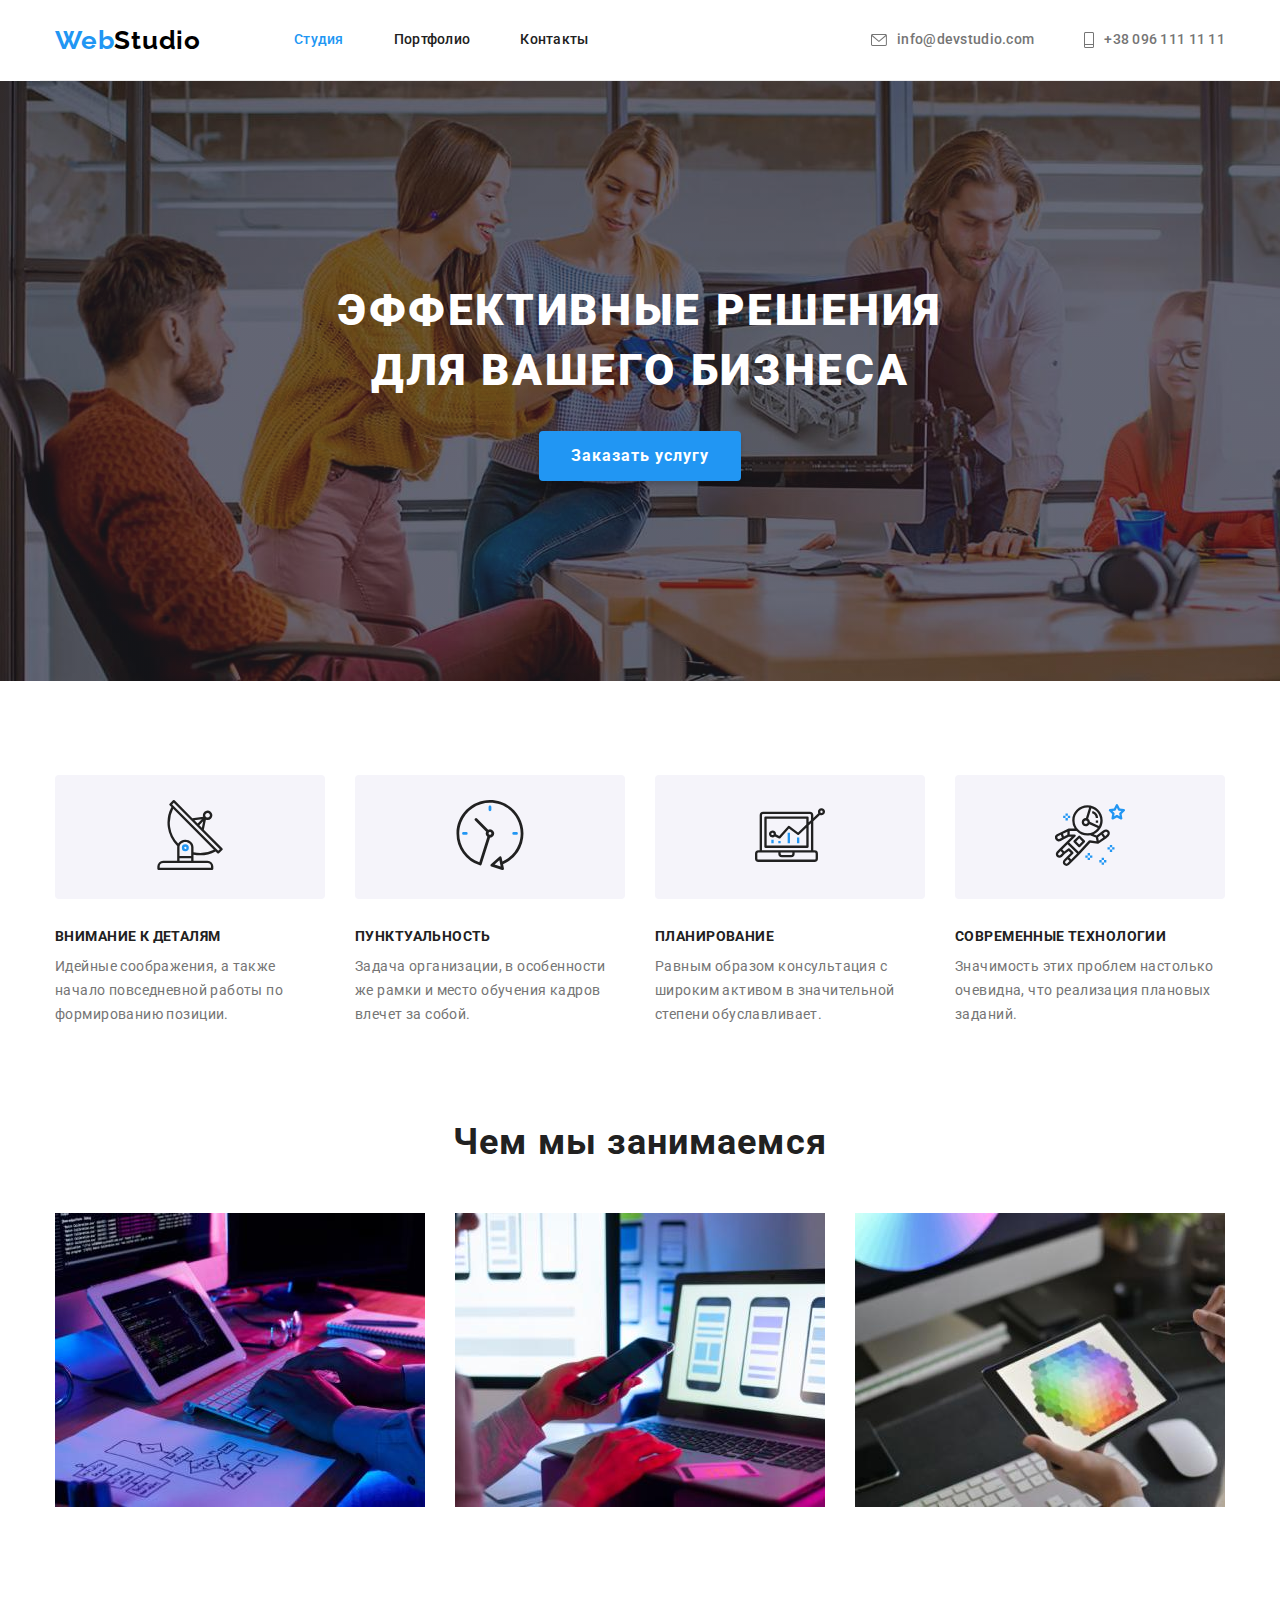
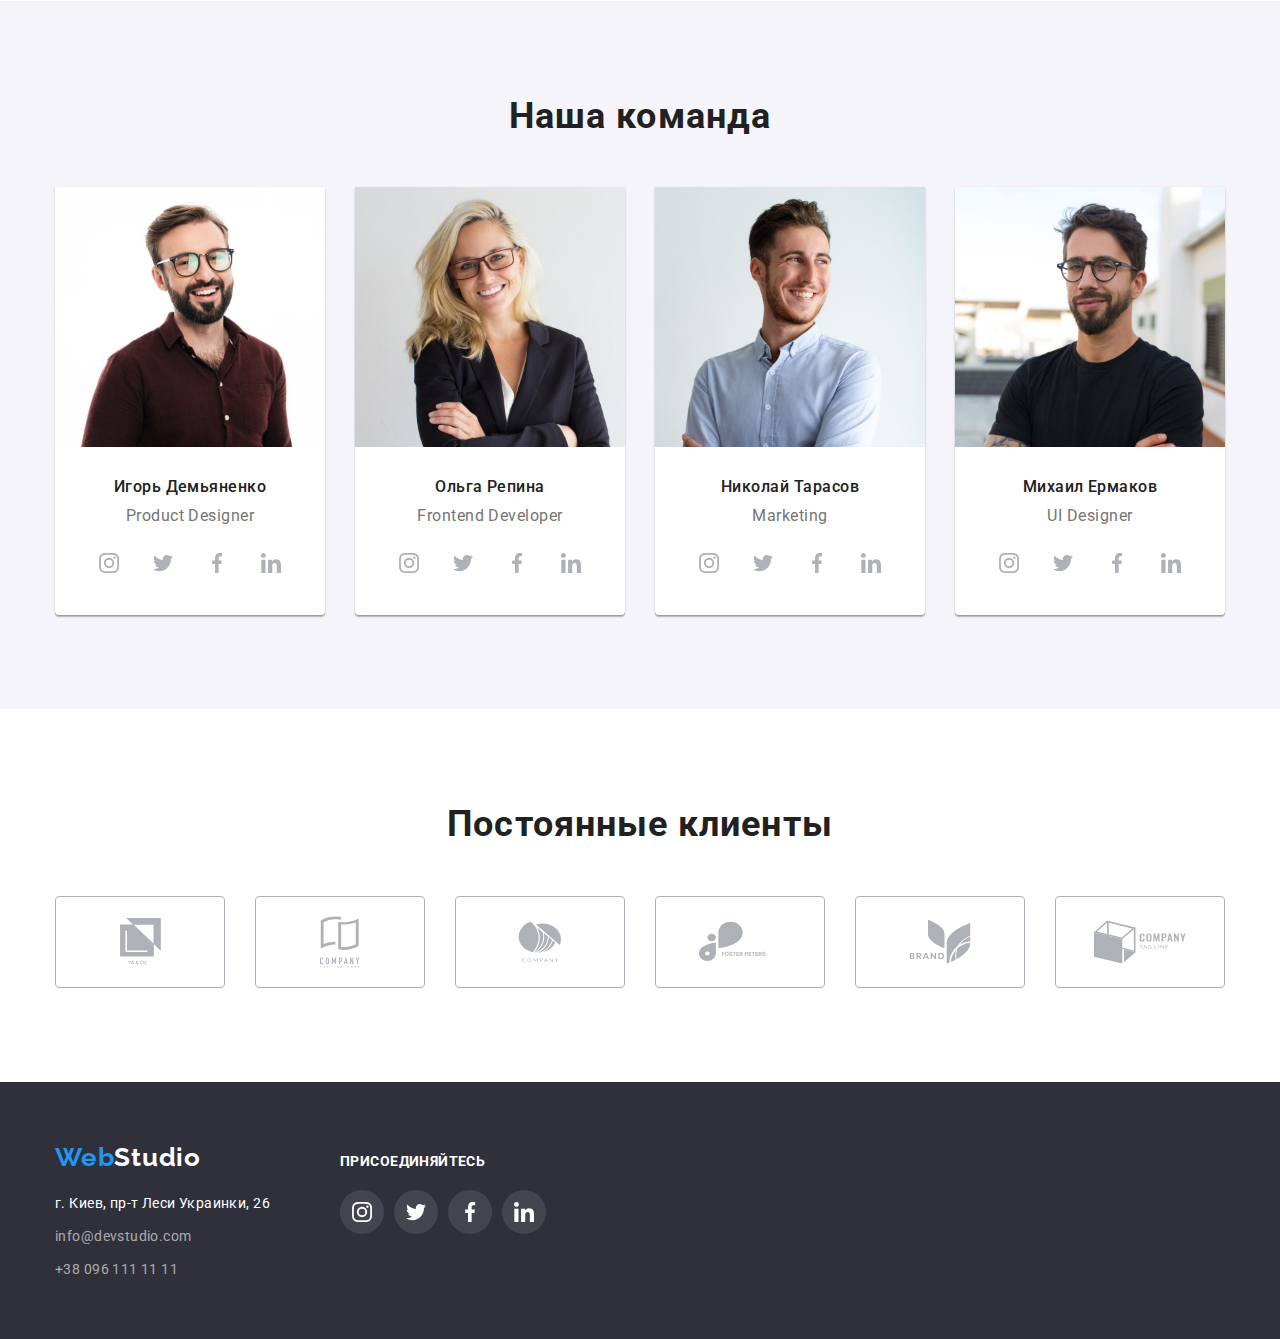
<file: index.html>
<!DOCTYPE html>
<html lang="ru">
  <head>
    <meta charset="UTF-8" />
    <meta name="viewport" content="width=device-width, initial-scale=1.0" />
    <title>Студия</title>
    <link
      href="https://fonts.googleapis.com/css2?family=Raleway:wght@700&family=Roboto:wght@400;500;700;900&display=swap"
      rel="stylesheet"
    />
    <link
      rel="stylesheet"
      href="https://cdnjs.cloudflare.com/ajax/libs/modern-normalize/1.1.0/modern-normalize.min.css"
    />
    <link rel="stylesheet" href="./css/styles.css" />
  </head>
  <body>
    <!-- Header -->
    <header>
      <div class="header-conteiner container">
        <!-- Main navigation -->
        <nav class="nav">
          <a class="nav-logo" href="./index.html" lang="en">
            <span class="accent">Web</span>Studio
          </a>
          <ul class="nav-list">
            <li class="item">
              <a class="link current" href="./index.html">Студия</a>
            </li>
            <li class="item">
              <a class="link" href="./portfolio.html">Портфолио</a>
            </li>
            <li class="item">
              <a class="link" href="#">Контакты</a>
            </li>
          </ul>
        </nav>

        <!-- List of contacts -->
        <ul class="contacts-header">
          <li class="item">
            <a class="link" href="mailto:info@devstudio.com">
              <svg class="item-icon" width="16" height="12">
                <use href="./images/icons.svg#envelope"></use>
              </svg>
              info@devstudio.com
            </a>
          </li>
          <li class="item">
            <a class="link" href="tel:+380961111111">
              <svg class="item-icon" width="10" height="16">
                <use href="./images/icons.svg#telephone"></use>
              </svg>
              +38 096 111 11 11
            </a>
          </li>
        </ul>
      </div>
    </header>

    <!-- Main -->
    <main>
      <!--  Hero section -->
      <section class="hero">
        <div class="container">
          <h1 class="hero-title">
            Эффективные решения <br />
            для вашего бизнеса
          </h1>
          <button class="hero-button" type="button">Заказать услугу</button>
        </div>
      </section>

      <!-- Advantages section -->
      <section class="advantages section">
        <h2 class="visually-hidden">Преимущества</h2>

        <!-- Advantages list -->
        <ul class="advantages-list container">
          <li class="item">
            <div class="icon-container">
              <svg class="item-icon" width="70" height="70">
                <use href="./images/icons.svg#antenna"></use>
              </svg>
            </div>
            <h3 class="title">Внимание к деталям</h3>
            <p class="text">
              Идейные соображения, а также начало повседневной работы по
              формированию позиции.
            </p>
          </li>
          <li class="item">
            <div class="icon-container">
              <svg class="item-icon" width="70" height="70">
                <use href="./images/icons.svg#clock"></use>
              </svg>
            </div>
            <h3 class="title">Пунктуальность</h3>
            <p class="text">
              Задача организации, в особенности же рамки и место обучения кадров
              влечет за собой.
            </p>
          </li>
          <li class="item">
            <div class="icon-container">
              <svg class="item-icon" width="70" height="70">
                <use href="./images/icons.svg#diagram"></use>
              </svg>
            </div>
            <h3 class="title">Планирование</h3>
            <p class="text">
              Равным образом консультация с широким активом в значительной
              степени обуславливает.
            </p>
          </li>
          <li class="item">
            <div class="icon-container">
              <svg class="item-icon" width="70" height="70">
                <use href="./images/icons.svg#astronaut"></use>
              </svg>
            </div>
            <h3 class="title">Современные технологии</h3>
            <p class="text">
              Значимость этих проблем настолько очевидна, что реализация
              плановых заданий.
            </p>
          </li>
        </ul>
      </section>

      <!-- Services section-->
      <section class="services section">
        <div class="container">
          <h2 class="services-title">Чем мы занимаемся</h2>

          <!-- Services list -->
          <ul class="services-list">
            <li class="item">
              <img
                class="item-img"
                src="./images/box-1.jpg"
                alt="Процесс разработки сайта"
                width="370"
              />
            </li>
            <li class="item">
              <img
                class="item-img"
                src="./images/box-2.jpg"
                alt="Процесс разработки мобильного приложения"
                width="370"
              />
            </li>
            <li class="item">
              <img
                class="item-img"
                src="./images/box-3.jpg"
                alt="Процесс разработки дизайна"
                width="370"
              />
            </li>
          </ul>
        </div>
      </section>

      <!-- Team section -->
      <section class="team section">
        <div class="container">
          <h2 class="team-title">Наша команда</h2>

          <!-- Team list -->
          <ul class="team-list">
            <li class="item">
              <img
                class="item-img"
                src="./images/team-1.jpg"
                alt="Фотография сотрудника"
                width="270"
              />
              <div class="content">
                <h3 class="item-title">Игорь Демьяненко</h3>
                <p class="item-text" lang="en">Product Designer</p>
                <ul class="team-social-list">
                  <li class="social-item">
                    <a href="#" class="social-link" aria-label="instagram">
                      <svg class="item-icon" width="20" height="20">
                        <use href="./images/icons.svg#instagram"></use>
                      </svg>
                    </a>
                  </li>
                  <li class="social-item">
                    <a href="#" class="social-link" aria-label="twitter">
                      <svg class="item-icon" width="20" height="20">
                        <use href="./images/icons.svg#twitter"></use>
                      </svg>
                    </a>
                  </li>
                  <li class="social-item">
                    <a href="#" class="social-link" aria-label="facebook">
                      <svg class="item-icon" width="20" height="20">
                        <use href="./images/icons.svg#facebook"></use>
                      </svg>
                    </a>
                  </li>
                  <li class="social-item">
                    <a href="#" class="social-link" aria-label="linkedin">
                      <svg class="item-icon" width="20" height="20">
                        <use href="./images/icons.svg#linkedin"></use>
                      </svg>
                    </a>
                  </li>
                </ul>
              </div>
            </li>
            <li class="item">
              <img
                class="item-img"
                src="./images/team-2.jpg"
                alt="Фотография сотрудника"
                width="270"
              />
              <div class="content">
                <h3 class="item-title">Ольга Репина</h3>
                <p class="item-text" lang="en">Frontend Developer</p>
                <ul class="team-social-list">
                  <li class="social-item">
                    <a href="#" class="social-link" aria-label="instagram">
                      <svg class="item-icon" width="20" height="20">
                        <use href="./images/icons.svg#instagram"></use>
                      </svg>
                    </a>
                  </li>
                  <li class="social-item">
                    <a href="#" class="social-link" aria-label="twitter">
                      <svg class="item-icon" width="20" height="20">
                        <use href="./images/icons.svg#twitter"></use>
                      </svg>
                    </a>
                  </li>
                  <li class="social-item">
                    <a href="#" class="social-link" aria-label="facebook">
                      <svg class="item-icon" width="20" height="20">
                        <use href="./images/icons.svg#facebook"></use>
                      </svg>
                    </a>
                  </li>
                  <li class="social-item">
                    <a href="#" class="social-link" aria-label="linkedin">
                      <svg class="item-icon" width="20" height="20">
                        <use href="./images/icons.svg#linkedin"></use>
                      </svg>
                    </a>
                  </li>
                </ul>
              </div>
            </li>
            <li class="item">
              <img
                class="item-img"
                src="./images/team-3.jpg"
                alt="Фотография сотрудника"
                width="270"
              />
              <div class="content">
                <h3 class="item-title">Николай Тарасов</h3>
                <p class="item-text" lang="en">Marketing</p>
                <ul class="team-social-list">
                  <li class="social-item">
                    <a href="#" class="social-link" aria-label="instagram">
                      <svg class="item-icon" width="20" height="20">
                        <use href="./images/icons.svg#instagram"></use>
                      </svg>
                    </a>
                  </li>
                  <li class="social-item">
                    <a href="#" class="social-link" aria-label="twitter">
                      <svg class="item-icon" width="20" height="20">
                        <use href="./images/icons.svg#twitter"></use>
                      </svg>
                    </a>
                  </li>
                  <li class="social-item">
                    <a href="#" class="social-link" aria-label="facebook">
                      <svg class="item-icon" width="20" height="20">
                        <use href="./images/icons.svg#facebook"></use>
                      </svg>
                    </a>
                  </li>
                  <li class="social-item">
                    <a href="#" class="social-link" aria-label="linkedin">
                      <svg class="item-icon" width="20" height="20">
                        <use href="./images/icons.svg#linkedin"></use>
                      </svg>
                    </a>
                  </li>
                </ul>
              </div>
            </li>
            <li class="item">
              <img
                class="item-img"
                src="./images/team-4.jpg"
                alt="Фотография сотрудника"
                width="270"
              />
              <div class="content">
                <h3 class="item-title">Михаил Ермаков</h3>
                <p class="item-text" lang="en">UI Designer</p>
                <ul class="team-social-list">
                  <li class="social-item">
                    <a href="#" class="social-link" aria-label="instagram">
                      <svg class="item-icon" width="20" height="20">
                        <use href="./images/icons.svg#instagram"></use>
                      </svg>
                    </a>
                  </li>
                  <li class="social-item">
                    <a href="#" class="social-link" aria-label="twitter">
                      <svg class="item-icon" width="20" height="20">
                        <use href="./images/icons.svg#twitter"></use>
                      </svg>
                    </a>
                  </li>
                  <li class="social-item">
                    <a href="#" class="social-link" aria-label="facebook">
                      <svg class="item-icon" width="20" height="20">
                        <use href="./images/icons.svg#facebook"></use>
                      </svg>
                    </a>
                  </li>
                  <li class="social-item">
                    <a href="#" class="social-link" aria-label="linkedin">
                      <svg class="item-icon" width="20" height="20">
                        <use href="./images/icons.svg#linkedin"></use>
                      </svg>
                    </a>
                  </li>
                </ul>
              </div>
            </li>
          </ul>
        </div>
      </section>
    </main>

    <!-- Clients section -->
    <section class="clients section">
      <div class="container">
        <h2 class="clients-title">Постоянные клиенты</h2>
        <ul class="clients-list">
          <li class="item">
            <a href="" class="item-link" aria-label="Компания">
              <svg class="item-icon" width="41" height="46.7">
                <use href="./images/icons.svg#client-1"></use>
              </svg>
            </a>
          </li>
          <li class="item">
            <a href="" class="item-link" aria-label="Компания">
              <svg class="item-icon" width="40" height="52">
                <use href="./images/icons.svg#client-2"></use>
              </svg>
            </a>
          </li>
          <li class="item">
            <a href="" class="item-link" aria-label="Компания">
              <svg class="item-icon" width="43.46" height="41.18">
                <use href="./images/icons.svg#client-3"></use>
              </svg>
            </a>
          </li>
          <li class="item">
            <a href="" class="item-link" aria-label="Компания">
              <svg class="item-icon" width="84.44" height="40.62">
                <use href="./images/icons.svg#client-4"></use>
              </svg>
            </a>
          </li>
          <li class="item">
            <a href="" class="item-link" aria-label="Компания">
              <svg class="item-icon" width="62.54" height="45.43">
                <use href="./images/icons.svg#client-5"></use>
              </svg>
            </a>
          </li>
          <li class="item">
            <a href="" class="item-link" aria-label="Компания">
              <svg class="item-icon" width="93.79" height="43.93">
                <use href="./images/icons.svg#client-6"></use>
              </svg>
            </a>
          </li>
        </ul>
      </div>
    </section>

    <!-- Footer -->
    <footer class="footer">
      <div class="container footer-container">
        <div class="address-container">
          <!-- Logo -->
          <a class="footer-logo" href="./index.html" lang="en">
            <span class="accent">Web</span>Studio
          </a>

          <!-- Contacts footer -->
          <address>
            <p class="address-footer">г. Киев, пр-т Леси Украинки, 26</p>
            <ul class="contacts-footer">
              <li class="item">
                <a class="link" href="mailto:info@devstudio.com"
                  >info@devstudio.com</a
                >
              </li>
              <li class="item">
                <a class="link" href="tel:+380961111111">+38 096 111 11 11</a>
              </li>
            </ul>
          </address>
        </div>
        <div class="social-container">
          <p class="title">присоединяйтесь</p>
          <ul class="footer-social-list">
            <li class="social-item">
              <a href="#" class="social-link" aria-label="instagram">
                <svg class="item-icon" width="20" height="20">
                  <use href="./images/icons.svg#instagram"></use>
                </svg>
              </a>
            </li>
            <li class="social-item">
              <a href="#" class="social-link" aria-label="twitter">
                <svg class="item-icon" width="20" height="20">
                  <use href="./images/icons.svg#twitter"></use>
                </svg>
              </a>
            </li>
            <li class="social-item">
              <a href="#" class="social-link" aria-label="facebook">
                <svg class="item-icon" width="20" height="20">
                  <use href="./images/icons.svg#facebook"></use>
                </svg>
              </a>
            </li>
            <li class="social-item">
              <a href="#" class="social-link" aria-label="linkedin">
                <svg class="item-icon" width="20" height="20">
                  <use href="./images/icons.svg#linkedin"></use>
                </svg>
              </a>
            </li>
          </ul>
        </div>
      </div>
    </footer>
  </body>
</html>
</file>
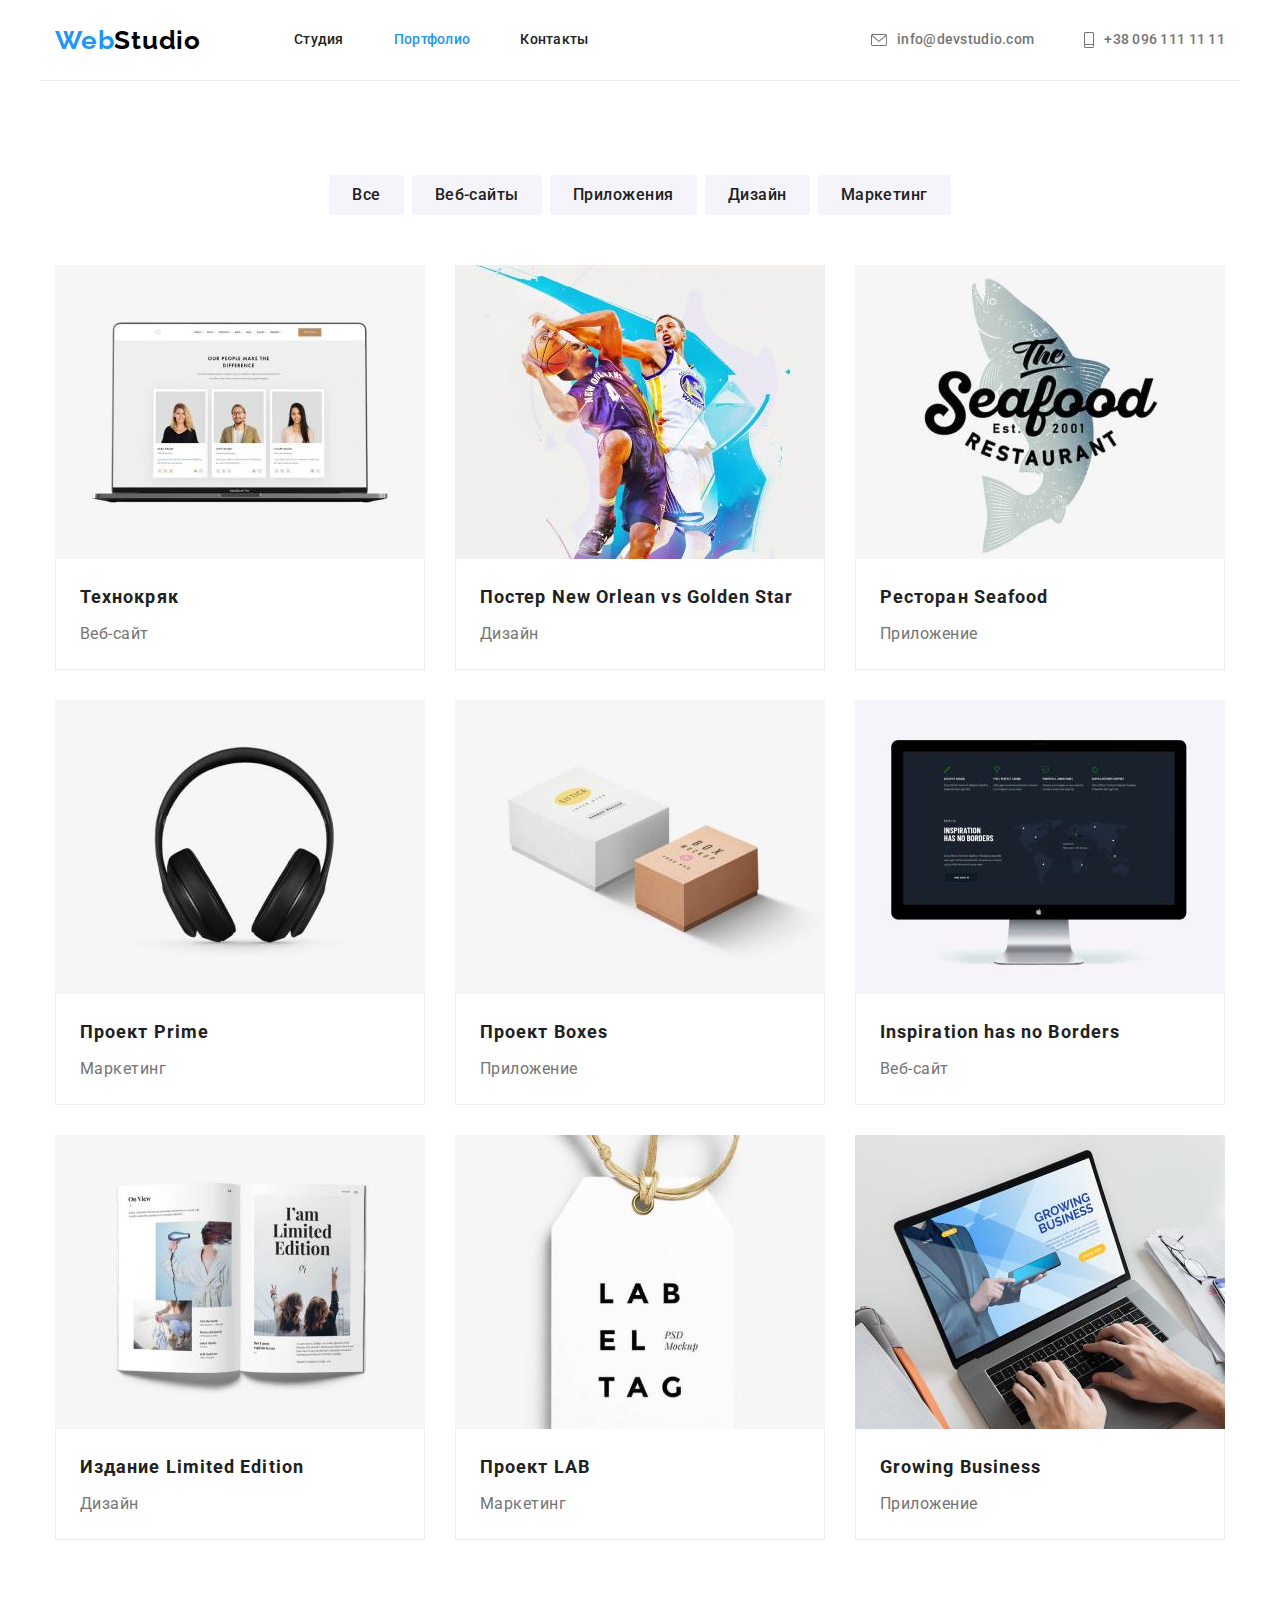
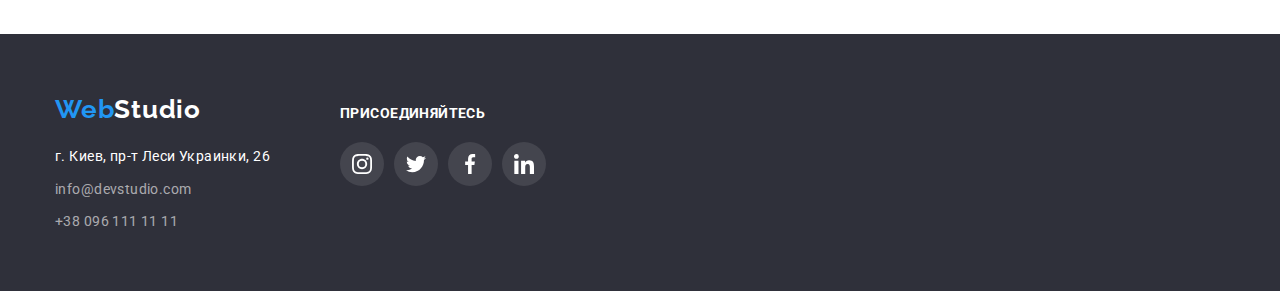
<file: portfolio.html>
<!DOCTYPE html>
<html lang="ru">
  <head>
    <meta charset="UTF-8" />
    <meta name="viewport" content="width=device-width, initial-scale=1.0" />
    <title>Портфолио</title>
    <link
      href="https://fonts.googleapis.com/css2?family=Raleway:wght@700&family=Roboto:wght@400;500;700&display=swap"
      rel="stylesheet"
    />
    <link
      rel="stylesheet"
      href="https://cdnjs.cloudflare.com/ajax/libs/modern-normalize/1.1.0/modern-normalize.min.css"
    />
    <link rel="stylesheet" href="./css/styles.css" />
  </head>
  <body>
    <!-- Header -->
    <header>
      <div class="header-conteiner container">
        <!-- Main navigation -->
        <nav class="nav">
          <a class="nav-logo" href="./index.html" lang="en">
            <span class="accent">Web</span>Studio
          </a>
          <ul class="nav-list">
            <li class="item">
              <a class="link" href="./index.html">Студия</a>
            </li>
            <li class="item">
              <a class="link current" href="./portfolio.html">Портфолио</a>
            </li>
            <li class="item">
              <a class="link" href="#">Контакты</a>
            </li>
          </ul>
        </nav>

        <!-- List of contacts -->
        <ul class="contacts-header">
          <li class="item">
            <a class="link" href="mailto:info@devstudio.com">
              <svg class="item-icon" width="16" height="12">
                <use href="./images/icons.svg#envelope"></use>
              </svg>
              info@devstudio.com
            </a>
          </li>
          <li class="item">
            <a class="link" href="tel:+380961111111">
              <svg class="item-icon" width="10" height="16">
                <use href="./images/icons.svg#telephone"></use>
              </svg>
              +38 096 111 11 11
            </a>
          </li>
        </ul>
      </div>
    </header>

    <!-- Main -->
    <main>
      <h1 class="visually-hidden">Примеры работ</h1>
      <!-- Main section -->
      <section class="portfolio section">
        <div class="container">
          <h2 class="visually-hidden">Портфолио</h2>

          <!-- Filter list -->
          <ul class="filter-list">
            <li class="item">
              <button class="button" type="button">Все</button>
            </li>
            <li class="item">
              <button class="button" type="button">Веб-сайты</button>
            </li>
            <li class="item">
              <button class="button" type="button">Приложения</button>
            </li>
            <li class="item">
              <button class="button" type="button">Дизайн</button>
            </li>
            <li class="item">
              <button class="button" type="button">Маркетинг</button>
            </li>
          </ul>

          <!-- Works list -->
          <ul class="works-list">
            <li class="item">
              <a class="link" href="#">
                <img
                  class="img"
                  src="./images/project-1.jpg"
                  alt="Ноутбук с изображением сайта"
                  width="370"
                />
                <div class="content">
                  <h3 class="title">Технокряк</h3>
                  <p class="text">Веб-сайт</p>
                </div>
              </a>
            </li>
            <li class="item">
              <a class="link" href="#">
                <img
                  class="img"
                  src="./images/project-2.jpg"
                  alt="Постер New Orlean vs Golden Star"
                  width="370"
                />
                <div class="content">
                  <h3 class="title">Постер New Orlean vs Golden Star</h3>
                  <p class="text">Дизайн</p>
                </div>
              </a>
            </li>
            <li class="item">
              <a class="link" href="#">
                <img
                  class="img"
                  src="./images/project-3.jpg"
                  alt=" Логотип ресторана Seafood"
                  width="370"
                />
                <div class="content">
                  <h3 class="title">Ресторан Seafood</h3>
                  <p class="text">Приложение</p>
                </div>
              </a>
            </li>
            <li class="item">
              <a class="link" href="#">
                <img
                  class="img"
                  src="./images/project-4.jpg"
                  alt="Наушники"
                  width="370"
                />
                <div class="content">
                  <h3 class="title">Проект Prime</h3>
                  <p class="text">Маркетинг</p>
                </div>
              </a>
            </li>
            <li class="item">
              <a class="link" href="#">
                <img
                  class="img"
                  src="./images/project-5.jpg"
                  alt="Две разноцветные коробки"
                  width="370"
                />
                <div class="content">
                  <h3 class="title">Проект Boxes</h3>
                  <p class="text">Приложение</p>
                </div>
              </a>
            </li>
            <li class="item">
              <a class="link" href="#">
                <img
                  class="img"
                  src="./images/project-6.jpg"
                  alt="Монитор с изображением сайта"
                  width="370"
                />
                <div class="content">
                  <h3 class="title">Inspiration has no Borders</h3>
                  <p class="text">Веб-сайт</p>
                </div>
              </a>
            </li>
            <li class="item">
              <a class="link" href="#">
                <img
                  class="img"
                  src="./images/project-7.jpg"
                  alt="Журнал с картинками"
                  width="370"
                />
                <div class="content">
                  <h3 class="title">Издание Limited Edition</h3>
                  <p class="text">Дизайн</p>
                </div>
              </a>
            </li>
            <li class="item">
              <a class="link" href="#">
                <img
                  class="img"
                  src="./images/project-8.jpg"
                  alt="Подвеска с надписью"
                  width="370"
                />
                <div class="content">
                  <h3 class="title">Проект LAB</h3>
                  <p class="text">Маркетинг</p>
                </div>
              </a>
            </li>
            <li class="item">
              <a class="link" href="#">
                <img
                  class="img"
                  src="./images/project-9.jpg"
                  alt="Ноутбук с изображением приложения"
                  width="370"
                />
                <div class="content">
                  <h3 class="title">Growing Business</h3>
                  <p class="text">Приложение</p>
                </div>
              </a>
            </li>
          </ul>
        </div>
      </section>
    </main>

    <!-- Footer -->
    <footer class="footer">
      <div class="container footer-container">
        <div class="address-container">
          <!-- Logo -->
          <a class="footer-logo" href="./index.html" lang="en">
            <span class="accent">Web</span>Studio
          </a>

          <!-- Contacts footer -->
          <address>
            <p class="address-footer">г. Киев, пр-т Леси Украинки, 26</p>
            <ul class="contacts-footer">
              <li class="item">
                <a class="link" href="mailto:info@devstudio.com"
                  >info@devstudio.com</a
                >
              </li>
              <li class="item">
                <a class="link" href="tel:+380961111111">+38 096 111 11 11</a>
              </li>
            </ul>
          </address>
        </div>
        <div class="social-container">
          <p class="title">присоединяйтесь</p>
          <ul class="footer-social-list">
            <li class="social-item">
              <a href="#" class="social-link" aria-label="instagram">
                <svg class="item-icon" width="20" height="20">
                  <use href="./images/icons.svg#instagram"></use>
                </svg>
              </a>
            </li>
            <li class="social-item">
              <a href="#" class="social-link" aria-label="twitter">
                <svg class="item-icon" width="20" height="20">
                  <use href="./images/icons.svg#twitter"></use>
                </svg>
              </a>
            </li>
            <li class="social-item">
              <a href="#" class="social-link" aria-label="facebook">
                <svg class="item-icon" width="20" height="20">
                  <use href="./images/icons.svg#facebook"></use>
                </svg>
              </a>
            </li>
            <li class="social-item">
              <a href="#" class="social-link" aria-label="linkedin">
                <svg class="item-icon" width="20" height="20">
                  <use href="./images/icons.svg#linkedin"></use>
                </svg>
              </a>
            </li>
          </ul>
        </div>
      </div>
    </footer>
  </body>
</html>
</file>
<file: css/styles.css>
/* Common styles */

:root {
  --primary-text-color: #757575;
  --title-text-color: #212121;
  --accent-color: #2196f3;
  --secondary-accent-color: #188ce8;
  --primary-white-color: #ffffff;
  --primary-black-color: #000000;
  --secondary-white-color: rgba(255, 255, 255, 0.6);
  --secondary-bg-color: #2f303a;
  --third-bg-color: #f5f4fa;
  --footer-bg-link-color: rgba(255, 255, 255, 0.1);
  --border-bottom-colors: #ececec;
  --secondary-border-bottom-colors: #eeeeee;
  --primary-icon-color: #afb1b8;
}

body {
  color: var(--primary-text-color);
  background-color: var(--primary-white-color);

  font-family: 'Roboto', sans-serif;
}

h1,
h2,
h3,
h4,
h5,
h6,
p,
ul {
  padding: 0;
  margin: 0;
}

.section {
  padding-top: 94px;
  padding-bottom: 94px;
}

.container {
  width: 1200px;
  padding-left: 15px;
  padding-right: 15px;
  margin-left: auto;
  margin-right: auto;
}

.visually-hidden {
  position: absolute;
  width: 1px;
  height: 1px;
  margin: -1px;
  border: 0;
  padding: 0;

  white-space: nowrap;
  clip-path: inset(100%);
  clip: rect(0 0 0 0);
  overflow: hidden;
}

/* Header */

.header-conteiner {
  display: flex;
  border-bottom: 1px solid var(--border-bottom-colors);
}

.nav {
  display: flex;
  align-items: center;
}

/* Logo */

.nav-logo {
  display: block;
  margin-right: 93px;

  color: var(--primary-black-color);
  font-family: 'Raleway', sans-serif;
  font-weight: 700;
  font-size: 26px;
  line-height: 1.19;
  letter-spacing: 0.03em;

  text-decoration: none;
}

.nav-logo .accent {
  color: var(--accent-color);
}

/* Main navigation list */

.nav-list {
  display: flex;
  list-style: none;
}

.nav-list .item:not(:last-child) {
  margin-right: 50px;
}

.nav-list .link {
  display: block;
  padding-top: 32px;
  padding-bottom: 32px;

  color: var(--title-text-color);
  font-weight: 500;
  font-size: 14px;
  line-height: 1.14;
  letter-spacing: 0.02em;

  outline: none;
  text-decoration: none;
}

.nav-list .link:hover,
.nav-list .link:focus {
  color: var(--accent-color);
}

.nav-list .link.current {
  color: var(--accent-color);
}

/* Contacts list */

.contacts-header {
  display: flex;
  margin-left: auto;

  list-style: none;
}

.contacts-header .item:not(:last-child) {
  margin-right: 50px;
}

.contacts-header .link {
  display: flex;
  align-items: center;
  padding-top: 32px;
  padding-bottom: 32px;

  color: var(--primary-text-color);
  font-weight: 500;
  font-size: 14px;
  line-height: 1.14;
  letter-spacing: 0.02em;

  outline: none;
  text-decoration: none;
}

.contacts-header .link:hover,
.contacts-header .link:focus {
  color: var(--accent-color);
}

.contacts-header .item-icon {
  margin-right: 10px;
  fill: currentColor;
}

/* Footer */

.footer {
  max-width: 1600px;
  margin-right: auto;
  margin-left: auto;
  padding-top: 60px;
  padding-bottom: 57px;

  background-color: var(--secondary-bg-color);
}

.footer-container {
  display: flex;
  align-items: baseline;
}

.address-container {
  margin-right: 70px;
}

/* Logo */

.footer-logo {
  display: block;
  margin-bottom: 20px;

  color: var(--primary-white-color);
  font-family: 'Raleway', sans-serif;
  font-weight: 700;
  font-size: 26px;
  line-height: 1.19;
  letter-spacing: 0.03em;

  text-decoration: none;
}

.footer-logo .accent {
  color: var(--accent-color);
}

/* Contacts footer */

.address-footer {
  margin-bottom: 9px;

  color: var(--primary-white-color);
  font-style: normal;
  font-size: 14px;
  line-height: 1.71;
  letter-spacing: 0.03em;
}

.contacts-footer {
  list-style: none;
}

.contacts-footer .item:not(:last-child) {
  margin-bottom: 9px;
}

.contacts-footer .link {
  display: block;

  color: var(--secondary-white-color);
  font-style: normal;
  font-size: 14px;
  line-height: 1.71;
  letter-spacing: 0.03em;

  outline: none;
  text-decoration: none;
}

.contacts-footer .link:hover,
.contacts-footer .link:focus {
  color: var(--accent-color);
}

/* Social links footer */

.social-container .title {
  margin-bottom: 20px;

  color: var(--primary-white-color);
  font-weight: 700;
  font-size: 14px;
  line-height: 1.14;
  letter-spacing: 0.03em;
  text-transform: uppercase;
}

.footer-social-list {
  display: flex;
  list-style: none;
}

.footer-social-list .social-item:not(:last-child) {
  margin-right: 10px;
}

.footer-social-list .social-link {
  display: flex;
  justify-content: center;
  align-items: center;
  min-width: 44px;
  min-height: 44px;
  border-radius: 50%;

  color: var(--primary-white-color);
  background-color: var(--footer-bg-link-color);
  outline: none;
}

.footer-social-list .social-link:hover,
.footer-social-list .social-link:focus {
  color: var(--primary-white-color);
  background-color: var(--accent-color);
}

.footer-social-list .item-icon {
  fill: currentColor;
}

/* Studio page */

/* Hero section */

.hero {
  height: 600px;
  max-width: 1600px;
  margin-right: auto;
  margin-left: auto;
  padding-top: 200px;
  padding-bottom: 200px;

  background-color: var(--secondary-bg-color);
  background-image: linear-gradient(
      to right,
      rgba(47, 48, 58, 0.4),
      rgba(47, 48, 58, 0.4)
    ),
    url('../images/hero-bg-img.jpg');

  text-align: center;
}

.hero-title {
  margin-bottom: 30px;

  color: var(--primary-white-color);
  font-weight: 900;
  font-size: 44px;
  line-height: 1.36;
  letter-spacing: 0.06em;
  text-transform: uppercase;
}

.hero-button {
  border: 0;
  padding: 10px 32px;

  color: var(--primary-white-color);
  background-color: var(--accent-color);
  box-shadow: 0px 4px 4px rgba(0, 0, 0, 0.15);
  border-radius: 4px;

  font-family: inherit;
  font-weight: 700;
  font-size: 16px;
  line-height: 1.87;
  letter-spacing: 0.06em;

  cursor: pointer;
}

.hero-button:hover,
.hero-button:focus {
  background-color: var(--secondary-accent-color);
  filter: drop-shadow(0px 4px 4px rgba(0, 0, 0, 0.25));
}

/* Advantages section */

.advantages-list {
  display: flex;
  list-style: none;
}

.advantages-list .item {
  width: 270px;
}

.advantages-list .item:not(:last-child) {
  margin-right: 30px;
}

.advantages-list .icon-container {
  margin-bottom: 30px;
  padding: 25px 100px;
  border-radius: 4px;

  background-color: var(--third-bg-color);
}

.advantages-list .title {
  margin-bottom: 10px;

  color: var(--title-text-color);
  font-weight: 700;
  font-size: 14px;
  line-height: 1.14;
  letter-spacing: 0.03em;
  text-transform: uppercase;
}

.advantages-list .text {
  font-size: 14px;
  line-height: 1.71;
  letter-spacing: 0.03em;
}

/* Services section */

.services {
  padding-top: 0;
}

.services-list {
  display: flex;
  list-style: none;
}

.services-title {
  margin-bottom: 50px;

  color: var(--title-text-color);
  font-weight: 700;
  font-size: 36px;
  line-height: 1.17;
  text-align: center;
  letter-spacing: 0.03em;
}

.services-list .item:not(:last-child) {
  margin-right: 30px;
}
.services-list .item-img {
  display: block;
}

/* Team section */

.team {
  background-color: var(--third-bg-color);
}

.team-title {
  margin-bottom: 50px;

  color: var(--title-text-color);
  font-weight: 700;
  font-size: 36px;
  line-height: 1.17;
  text-align: center;
  letter-spacing: 0.03em;
}

.team-list {
  display: flex;
  list-style: none;
}

.team-list .item {
  border-radius: 0px 0px 4px 4px;

  background: var(--primary-white-color);
  box-shadow: 0px 1px 3px rgba(0, 0, 0, 0.12), 0px 1px 1px rgba(0, 0, 0, 0.14),
    0px 2px 1px rgba(0, 0, 0, 0.2);
}

.team-list .item:not(:last-child) {
  margin-right: 30px;
}

.team-list .item-img {
  display: block;
}

.team-list .content {
  padding: 30px 32px;
  text-align: center;
}

.team-list .item-title {
  margin-bottom: 10px;

  color: var(--title-text-color);
  font-weight: 500;
  font-size: 16px;
  line-height: 1.19;
  letter-spacing: 0.03em;
}

.team-list .item-text {
  margin-bottom: 16px;

  font-size: 16px;
  line-height: 1.19;
  letter-spacing: 0.03em;
}

.team-social-list {
  display: flex;
  list-style: none;
}

.team-social-list .social-item:not(:last-child) {
  margin-right: 10px;
}

.team-social-list .social-link {
  display: flex;
  justify-content: center;
  align-items: center;
  min-width: 44px;
  min-height: 44px;
  border-radius: 50%;

  color: var(--primary-icon-color);
  outline: none;
}

.team-social-list .social-link:hover,
.team-social-list .social-link:focus {
  color: var(--primary-white-color);
  background-color: var(--accent-color);
}

.team-social-list .item-icon {
  fill: currentColor;
}

/* Clients section */

.clients-title {
  margin-bottom: 50px;

  color: var(--title-text-color);
  font-weight: 700;
  font-size: 36px;
  line-height: 1.17;
  text-align: center;
  letter-spacing: 0.03em;
}

.clients-list {
  display: flex;
  list-style: none;
}

.clients-list .item:not(:last-child) {
  margin-right: 30px;
}

.clients-list .item-link {
  display: flex;
  justify-content: center;
  align-items: center;
  min-width: 170px;
  min-height: 92px;
  border: 1px solid var(--primary-icon-color);
  border-radius: 4px;

  color: var(--primary-icon-color);
  outline: none;
}

.clients-list .item-link:hover,
.clients-list .item-link:focus {
  color: var(--accent-color);
  border-color: var(--accent-color);
}

.clients-list .item-icon {
  fill: currentColor;
}

/* Portfolio page */

/* Filter list */

.filter-list {
  display: flex;
  justify-content: center;
  margin-bottom: 50px;

  list-style: none;
}

.filter-list .item:not(:last-child) {
  margin-right: 8px;
}

.filter-list .button {
  padding: 6px 22px;
  border-radius: 4px;
  border: 1px solid transparent;

  color: var(--title-text-color);
  background-color: var(--third-bg-color);

  font-family: inherit;
  font-weight: 500;
  font-size: 16px;
  line-height: 1.62;
  letter-spacing: 0.03em;

  cursor: pointer;
  outline: none;
}

.filter-list .button:hover,
.filter-list .button:focus {
  color: var(--primary-white-color);
  background-color: var(--accent-color);
  box-shadow: 0px 3px 1px rgba(0, 0, 0, 0.1), 0px 1px 2px rgba(0, 0, 0, 0.08),
    0px 2px 2px rgba(0, 0, 0, 0.12);
}

/* Works list */

.works-list {
  display: flex;
  flex-wrap: wrap;

  list-style: none;
}

.works-list .item {
  width: calc((100% - 60px) / 3);
}

.works-list .item:not(:nth-child(3n)) {
  margin-right: 30px;
}

.works-list .item:not(:nth-last-child(-n + 3)) {
  margin-bottom: 30px;
}

.works-list .link {
  display: block;
  color: var(--primary-text-color);
  text-decoration: none;
  outline: none;
}

.works-list .link:hover,
.works-list .link:focus {
  box-shadow: 0px 1px 1px rgba(0, 0, 0, 0.12), 0px 4px 4px rgba(0, 0, 0, 0.06),
    1px 4px 6px rgba(0, 0, 0, 0.16);
}

.works-list .img {
  display: block;
}

.works-list .content {
  padding: 20px 24px;
  border-right: 1px solid var(--secondary-border-bottom-colors);
  border-bottom: 1px solid var(--secondary-border-bottom-colors);
  border-left: 1px solid var(--secondary-border-bottom-colors);
}

.works-list .title {
  margin-bottom: 4px;

  color: var(--title-text-color);
  font-weight: 700;
  font-size: 18px;
  line-height: 2;
  letter-spacing: 0.06em;
}

.works-list .text {
  font-size: 16px;
  line-height: 1.87;
  letter-spacing: 0.03em;
}
</file>
